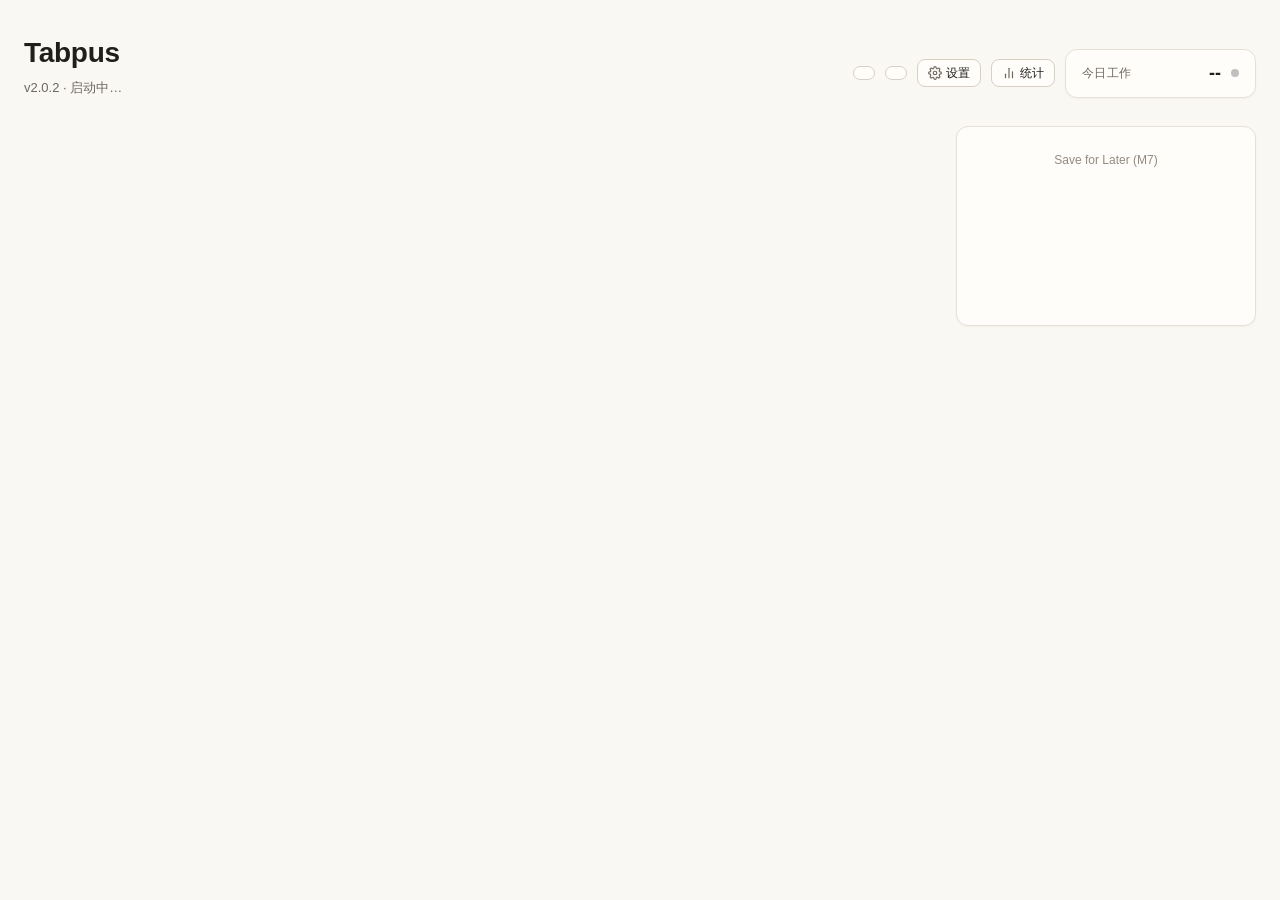
<file: extension/index.html>
<!DOCTYPE html>
<html lang="zh-CN">
<head>
  <meta charset="UTF-8" />
  <title>Tabpus</title>
  <link rel="stylesheet" href="style.css" />
</head>
<body>
  <div id="app">
    <header id="header" class="header">
      <div class="header__left">
        <h1 class="brand">Tabpus</h1>
        <p class="status">v2.0.2 · 启动中…</p>
      </div>
      <div class="header__right">
        <button id="privateModeToggle" class="headerWidget__btn" title="隐私模式"></button>
        <button id="focusTimerToggle" class="headerWidget__btn" title="专注计时"></button>
        <button id="settingsToggle" class="headerWidget__btn" title="设置">
          <span class="headerWidget__icon"><svg width="14" height="14" viewBox="0 0 24 24" fill="none" stroke="currentColor" stroke-width="2" stroke-linecap="round" stroke-linejoin="round"><circle cx="12" cy="12" r="3"/><path d="M19.4 15a1.65 1.65 0 0 0 .33 1.82l.06.06a2 2 0 0 1-2.83 2.83l-.06-.06a1.65 1.65 0 0 0-1.82-.33 1.65 1.65 0 0 0-1 1.51V21a2 2 0 0 1-4 0v-.09A1.65 1.65 0 0 0 9 19.4a1.65 1.65 0 0 0-1.82.33l-.06.06a2 2 0 0 1-2.83-2.83l.06-.06A1.65 1.65 0 0 0 4.68 15a1.65 1.65 0 0 0-1.51-1H3a2 2 0 0 1 0-4h.09A1.65 1.65 0 0 0 4.6 9a1.65 1.65 0 0 0-.33-1.82l-.06-.06a2 2 0 0 1 2.83-2.83l.06.06A1.65 1.65 0 0 0 9 4.68a1.65 1.65 0 0 0 1-1.51V3a2 2 0 0 1 4 0v.09a1.65 1.65 0 0 0 1 1.51 1.65 1.65 0 0 0 1.82-.33l.06-.06a2 2 0 0 1 2.83 2.83l-.06.06A1.65 1.65 0 0 0 19.4 9a1.65 1.65 0 0 0 1.51 1H21a2 2 0 0 1 0 4h-.09a1.65 1.65 0 0 0-1.51 1z"/></svg></span>
          <span class="headerWidget__text">设置</span>
        </button>
        <button id="historyToggle" class="headerWidget__btn" title="统计">
          <span class="headerWidget__icon"><svg width="14" height="14" viewBox="0 0 24 24" fill="none" stroke="currentColor" stroke-width="2" stroke-linecap="round" stroke-linejoin="round"><line x1="18" y1="20" x2="18" y2="10"/><line x1="12" y1="20" x2="12" y2="4"/><line x1="6" y1="20" x2="6" y2="14"/></svg></span>
          <span class="headerWidget__text">统计</span>
        </button>
        <div class="todayWork" id="todayWork" hidden>
          <span class="todayWork__label">今日工作</span>
          <span class="todayWork__value" id="todayWorkValue">--</span>
          <span class="todayWork__dot" id="todayWorkDot" aria-hidden="true"></span>
        </div>
      </div>
    </header>
    <section id="settingsPanel" class="settingsPanel" hidden></section>
    <section id="historyPanel" class="historyPanel" hidden></section>
    <main id="main">
      <section id="tabsGrid" class="tabsGrid"></section>
      <aside id="sidebar" class="sidebar"></aside>
    </main>
  </div>
  <script type="module" src="ui/main.js"></script>
</body>
</html>
</file>
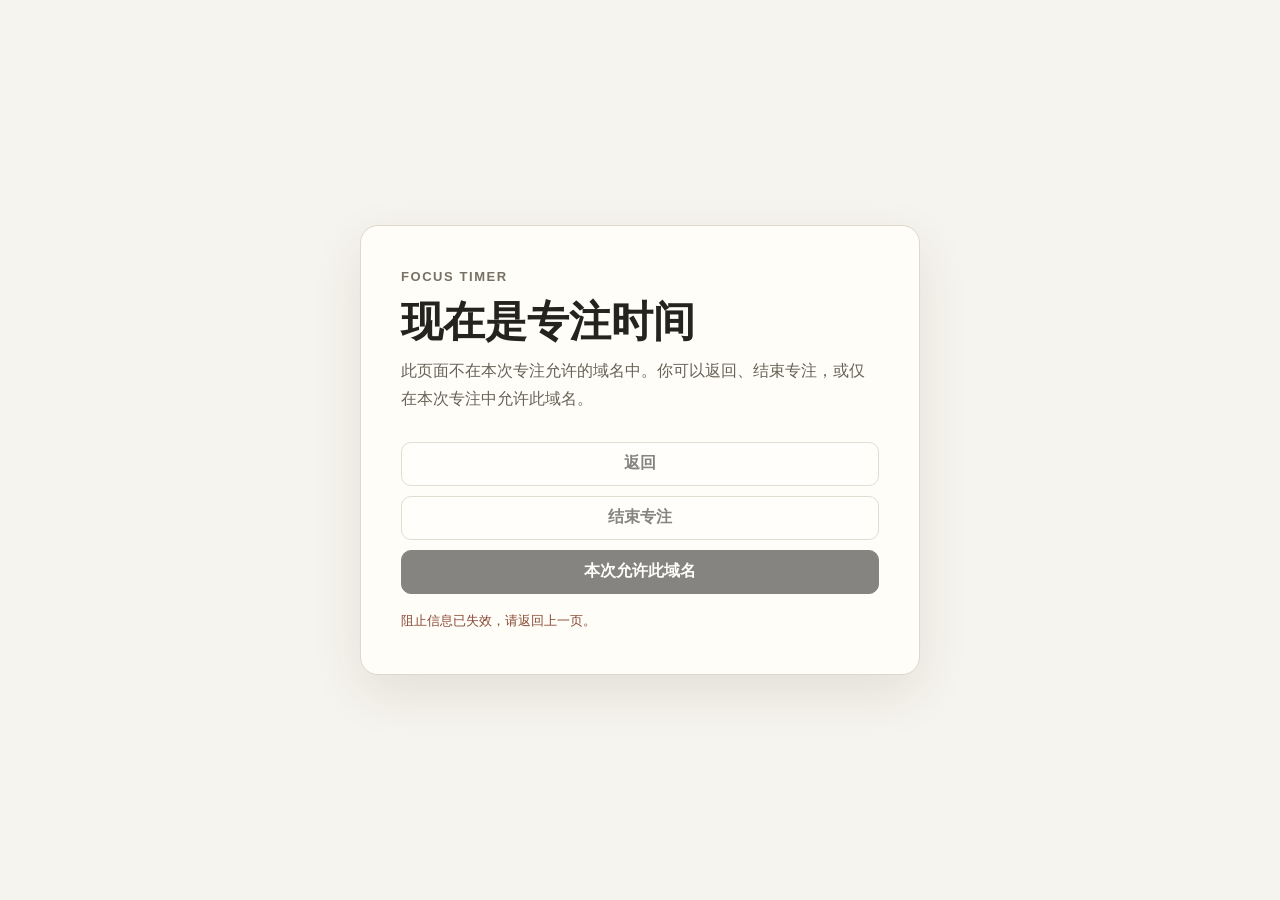
<file: extension/blocked.html>
<!DOCTYPE html>
<html lang="zh-CN">
<head>
  <meta charset="UTF-8" />
  <meta name="viewport" content="width=device-width, initial-scale=1" />
  <title>Tabpus · 专注中</title>
  <style>
    :root { color-scheme: light; font-family: -apple-system, BlinkMacSystemFont, "Segoe UI", sans-serif; }
    * { box-sizing: border-box; }
    body { margin: 0; min-height: 100vh; display: grid; place-items: center; background: #f6f4ee; color: #24231f; }
    main { width: min(560px, calc(100vw - 40px)); padding: 40px; border: 1px solid #ddd8cb; border-radius: 18px; background: #fffdf8; box-shadow: 0 18px 50px rgb(56 48 33 / 10%); }
    .eyebrow { margin: 0 0 10px; color: #777164; font-size: 13px; font-weight: 700; letter-spacing: .12em; text-transform: uppercase; }
    h1 { margin: 0 0 12px; font-size: clamp(28px, 6vw, 42px); line-height: 1.12; }
    p { margin: 0; color: #686257; line-height: 1.7; }
    .actions { display: grid; gap: 10px; margin-top: 30px; }
    button { min-height: 44px; padding: 0 18px; border: 1px solid #cbc4b5; border-radius: 10px; background: #fff; color: inherit; font: inherit; font-weight: 650; cursor: pointer; }
    button:hover { background: #f4f0e7; }
    button.primary { border-color: #24231f; background: #24231f; color: #fff; }
    button.primary:hover { background: #403d36; }
    button:disabled { cursor: wait; opacity: .55; }
    #status { min-height: 24px; margin-top: 16px; color: #8a4b35; font-size: 13px; }
    @media (prefers-color-scheme: dark) {
      :root { color-scheme: dark; }
      body { background: #141311; color: #f7f3eb; }
      main { background: #211f1b; border-color: #4d473f; box-shadow: none; }
      p, .eyebrow { color: #c1b8aa; }
      button { background: #292620; border-color: #5c554b; color: #f7f3eb; }
      button:hover { background: #343029; }
      button.primary { background: #ff9a5c; border-color: #ff9a5c; color: #141311; }
      #status { color: #ff9a5c; }
    }
  </style>
</head>
<body>
  <main>
    <p class="eyebrow">Focus Timer</p>
    <h1>现在是专注时间</h1>
    <p>此页面不在本次专注允许的域名中。你可以返回、结束专注，或仅在本次专注中允许此域名。</p>
    <div class="actions" aria-label="专注操作">
      <button type="button" data-action="return">返回</button>
      <button type="button" data-action="stop">结束专注</button>
      <button type="button" class="primary" data-action="allow">本次允许此域名</button>
    </div>
    <p id="status" role="status" aria-live="polite"></p>
  </main>
  <script type="module" src="ui/blocked.js"></script>
</body>
</html>
</file>
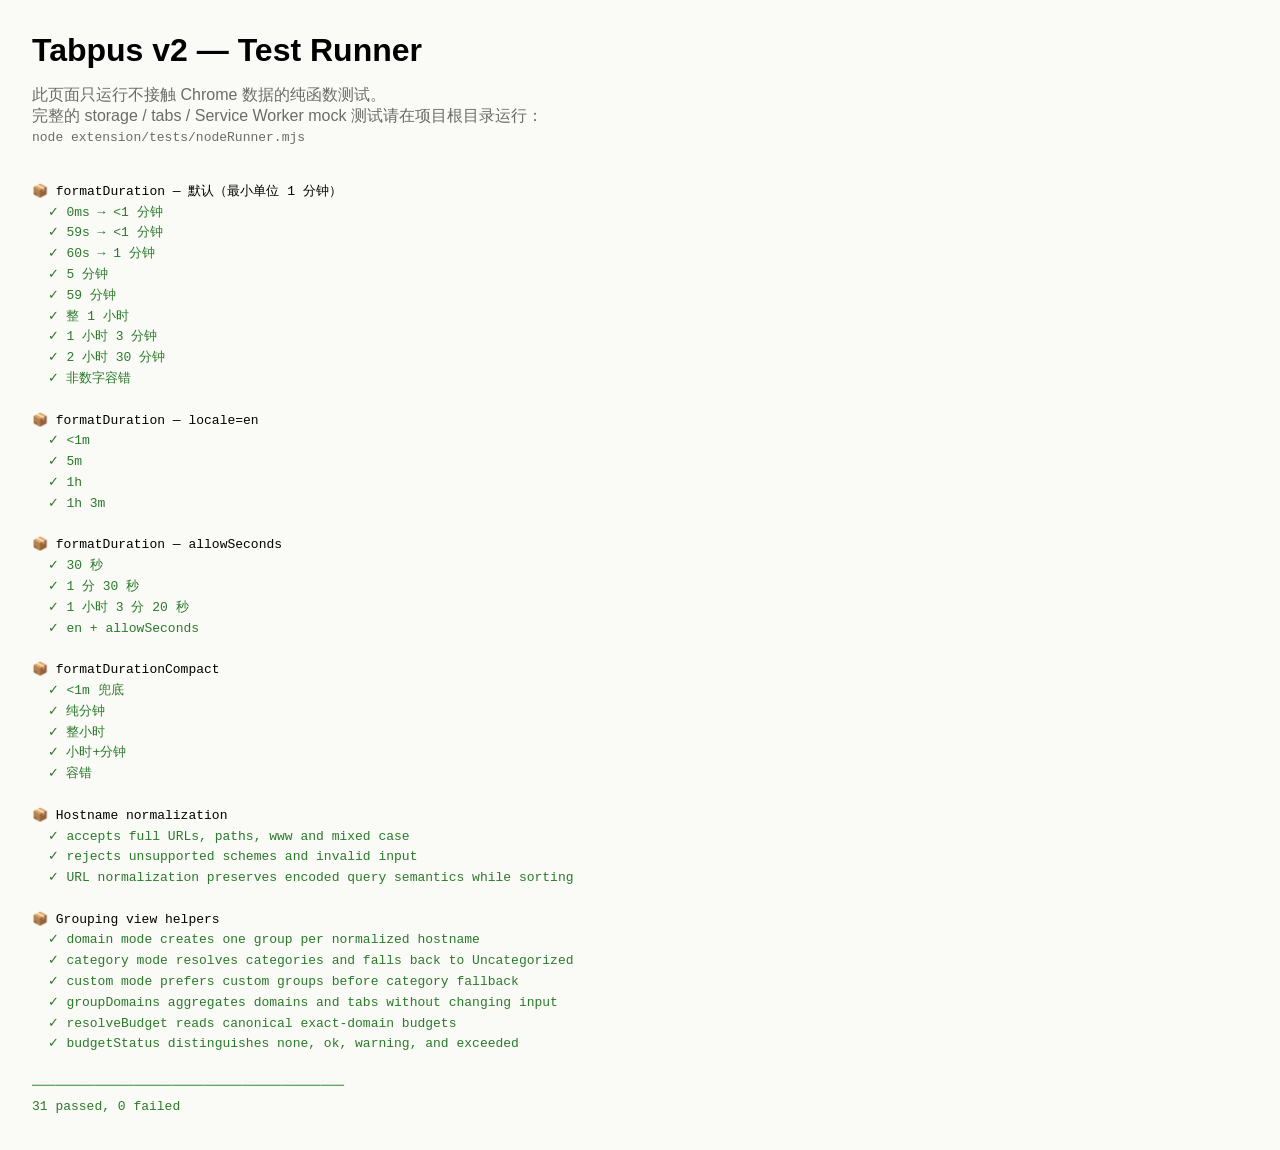
<file: extension/tests/runTests.html>
<!DOCTYPE html>
<html lang="en">
<head>
  <meta charset="UTF-8" />
  <title>Tabpus v2 — Test Runner</title>
  <style>
    body { font-family: -apple-system, sans-serif; padding: 24px; background: #fafaf7; }
    h1 { margin: 0 0 16px; }
    #results { white-space: pre-wrap; font-family: Menlo, monospace; font-size: 13px; line-height: 1.6; }
    .pass { color: #2a7a2a; }
    .fail { color: #c42a2a; }
    .info { color: #6b6b6b; }
  </style>
</head>
<body>
  <h1>Tabpus v2 — Test Runner</h1>
  <p class="info">
    此页面只运行不接触 Chrome 数据的纯函数测试。<br />
    完整的 storage / tabs / Service Worker mock 测试请在项目根目录运行：<br />
    <code>node extension/tests/nodeRunner.mjs</code>
  </p>
  <div id="results" class="info">Loading tests…</div>

  <script type="module" src="browserRunner.js"></script>
</body>
</html>
</file>
<file: extension/style.css>
/* Tabpus v2 — M2 样式
 * 主区域：domainCard 自适应网格；每张卡里 tabChip 竖排。
 * 设计基调：warm off-white 背景、微拟态卡片、accent orange 高亮。
 */

:root {
  --bg: #fafaf7;
  --fg: #1a1a1a;
  --muted: #6b6b6b;
  --muted-2: #999;
  --accent: #e07a3f;
  --accent-hover: #c8652a;
  --card-bg: #ffffff;
  --card-border: #ebe9e3;
  --chip-hover: #f5f3ee;
  --shadow-sm: 0 1px 2px rgba(0, 0, 0, 0.04);
  --shadow-md: 0 4px 12px rgba(0, 0, 0, 0.06);
  --radius: 12px;
  --radius-sm: 8px;
  --font: -apple-system, BlinkMacSystemFont, "Segoe UI", Roboto, "Helvetica Neue", Arial, "PingFang SC", "Microsoft YaHei", sans-serif;
}

* { box-sizing: border-box; }

body {
  margin: 0;
  background: var(--bg);
  color: var(--fg);
  font-family: var(--font);
  font-size: 14px;
  line-height: 1.5;
}

#app {
  max-width: 1400px;
  margin: 0 auto;
  padding: 32px 24px 64px;
}

.header {
  display: flex;
  align-items: flex-end;
  justify-content: space-between;
  gap: 24px;
}

.header__left { min-width: 0; }
.header__right {
  flex-shrink: 0;
  display: flex;
  align-items: center;
  gap: 10px;
}

.header .brand {
  margin: 0 0 4px;
  font-size: 28px;
  font-weight: 700;
  letter-spacing: -0.01em;
}

.header .status {
  margin: 0;
  color: var(--muted);
  font-size: 13px;
}

/* ========== 首次安装欢迎横幅（M9） ========== */

.welcomeBanner {
  display: flex;
  align-items: flex-start;
  gap: 12px;
  margin-top: 16px;
  padding: 14px 16px;
  background: linear-gradient(135deg, #fff8f2 0%, #fff4eb 100%);
  border: 1px solid #f3d9c2;
  border-radius: var(--radius);
  box-shadow: var(--shadow-sm);
  opacity: 0;
  transform: translateY(-8px);
  transition: opacity 0.25s ease, transform 0.25s ease;
}

.welcomeBanner.is-visible {
  opacity: 1;
  transform: translateY(0);
}

.welcomeBanner.is-leaving {
  opacity: 0;
  transform: translateY(-8px);
}

.welcomeBanner__text {
  margin: 0;
  flex: 1;
  font-size: 13px;
  line-height: 1.6;
  color: var(--fg);
}

.welcomeBanner__close {
  flex-shrink: 0;
  width: 24px;
  height: 24px;
  border: none;
  background: transparent;
  color: var(--muted);
  font-size: 18px;
  line-height: 1;
  border-radius: 4px;
  cursor: pointer;
  transition: all 0.12s ease;
  padding: 0;
  display: flex;
  align-items: center;
  justify-content: center;
}

.welcomeBanner__close:hover {
  background: #f3d5c8;
  color: var(--accent-hover);
}

/* ========== 今日工作（M5） ========== */

.todayWork {
  display: inline-flex;
  align-items: center;
  gap: 10px;
  padding: 10px 16px;
  background: var(--card-bg);
  border: 1px solid var(--card-border);
  border-radius: var(--radius);
  box-shadow: var(--shadow-sm);
  font-variant-numeric: tabular-nums;
}

.todayWork__label {
  color: var(--muted);
  font-size: 12px;
  letter-spacing: 0.02em;
}

.todayWork__value {
  font-size: 18px;
  font-weight: 600;
  color: var(--fg);
  min-width: 80px;
  text-align: right;
}

.todayWork__dot {
  width: 8px;
  height: 8px;
  border-radius: 50%;
  background: #c0c0c0;                 /* 默认：暂停色 */
  box-shadow: 0 0 0 0 rgba(224, 122, 63, 0);
  transition: background 0.2s ease;
}

.todayWork__dot.is-active {
  background: var(--accent);
  animation: todayWorkPulse 1.8s ease-in-out infinite;
}

@keyframes todayWorkPulse {
  0%, 100% { box-shadow: 0 0 0 0 rgba(224, 122, 63, 0.4); }
  50%      { box-shadow: 0 0 0 6px rgba(224, 122, 63, 0); }
}

/* ========== Header Widget 按钮（M9 — 🔒/🍅 直接操作） ========== */

.headerWidget__container {
  position: relative;
}

.headerWidget__btn {
  display: inline-flex;
  align-items: center;
  gap: 4px;
  background: var(--card-bg);
  border: 1px solid var(--card-border);
  border-radius: var(--radius-sm);
  padding: 6px 10px;
  font-size: 16px;
  cursor: pointer;
  transition: all 0.15s ease;
  line-height: 1;
  font-family: inherit;
}

.headerWidget__btn:hover {
  border-color: var(--accent);
  box-shadow: var(--shadow-sm);
}

.headerWidget__btn.is-active {
  background: var(--accent);
  border-color: var(--accent);
  box-shadow: 0 0 0 2px rgba(224, 122, 63, 0.15);
}

.headerWidget__btn:disabled {
  opacity: 0.5;
  cursor: wait;
}

.headerWidget__icon {
  display: inline-flex;
  align-items: center;
  justify-content: center;
  line-height: 1;
  color: var(--muted);
}

.headerWidget__btn.is-active .headerWidget__icon {
  color: #fff;
}

.headerWidget__text {
  font-size: 12px;
  font-weight: 500;
  color: var(--fg);
  white-space: nowrap;
}

.headerWidget__btn.is-active .headerWidget__text {
  color: #fff;
}

.headerWidget__label {
  font-size: 12px;
  font-weight: 600;
  color: var(--fg);
  font-variant-numeric: tabular-nums;
  font-family: "SF Mono", "Menlo", "Consolas", monospace;
  letter-spacing: 0.02em;
}

.headerWidget__btn.is-active .headerWidget__label {
  color: #fff;
}

/* Dropdown for Focus Timer */
.headerWidget__dropdown {
  position: absolute;
  top: calc(100% + 6px);
  left: 50%;
  transform: translateX(-50%);
  background: var(--card-bg);
  border: 1px solid var(--card-border);
  border-radius: var(--radius-sm);
  box-shadow: var(--shadow-md);
  padding: 4px;
  min-width: 120px;
  z-index: 100;
}

.headerWidget__dropdown[hidden] { display: none; }

.headerWidget__dropdownItem {
  display: block;
  width: 100%;
  padding: 8px 12px;
  border: none;
  background: transparent;
  font-size: 13px;
  font-family: inherit;
  color: var(--fg);
  text-align: left;
  cursor: pointer;
  border-radius: 4px;
  transition: background 0.1s ease;
}

.headerWidget__dropdownItem:hover {
  background: var(--chip-hover);
}

/* (settingsToggle/historyToggle 已合并到 .headerWidget__btn) */

/* ========== 历史统计面板 (M6) ========== */

.historyPanel {
  margin-top: 20px;
  background: var(--card-bg);
  border: 1px solid var(--card-border);
  border-radius: var(--radius);
  box-shadow: var(--shadow-sm);
  padding: 20px;
}

.historyPanel[hidden] { display: none; }

.historyPanel__tabs {
  display: flex;
  gap: 4px;
  margin-bottom: 16px;
  border-bottom: 1px solid var(--card-border);
  padding-bottom: 12px;
}

.historyPanel__tab {
  background: transparent;
  border: 1px solid transparent;
  border-radius: var(--radius-sm);
  padding: 6px 14px;
  font-size: 13px;
  font-family: inherit;
  color: var(--muted);
  cursor: pointer;
  transition: all 0.12s ease;
}

.historyPanel__tab:hover {
  background: var(--chip-hover);
  color: var(--fg);
}

.historyPanel__tab.is-active {
  background: var(--accent);
  color: #fff;
  border-color: var(--accent);
  font-weight: 500;
}

.historyPanel__loading,
.historyPanel__error,
.historyPanel__empty {
  text-align: center;
  color: var(--muted);
  padding: 20px;
  font-size: 13px;
}

.historyPanel__error { color: var(--accent-hover); }

.historyPanel__summary {
  display: flex;
  align-items: baseline;
  gap: 12px;
  margin-bottom: 20px;
}

.historyPanel__totalLabel {
  font-size: 13px;
  color: var(--muted);
}

.historyPanel__totalValue {
  font-size: 24px;
  font-weight: 700;
  color: var(--fg);
  font-variant-numeric: tabular-nums;
}

/* ========== 热力图 (M6) ========== */

.heatmap {
  margin-bottom: 20px;
}

.heatmap__title {
  font-size: 13px;
  font-weight: 600;
  color: var(--muted);
  margin: 0 0 8px;
}

.heatmap__grid {
  display: grid;
  grid-template-columns: repeat(24, 1fr);
  gap: 3px;
}

.heatmap__cell {
  aspect-ratio: 1;
  border-radius: 4px;
  display: flex;
  align-items: center;
  justify-content: center;
  position: relative;
  cursor: default;
  min-height: 28px;
  transition: transform 0.1s ease;
}

.heatmap__cell:hover {
  transform: scale(1.15);
  z-index: 1;
}

.heatmap__hour {
  font-size: 9px;
  color: var(--muted-2);
  font-variant-numeric: tabular-nums;
}

/* ========== 域名排行 (M6) ========== */

.historyPanel__ranking {
  margin-top: 8px;
}

.historyPanel__rankTitle {
  font-size: 13px;
  font-weight: 600;
  color: var(--muted);
  margin: 0 0 10px;
}

.historyPanel__rankList {
  list-style: none;
  margin: 0;
  padding: 0;
  display: flex;
  flex-direction: column;
  gap: 6px;
}

.historyPanel__rankItem {
  display: grid;
  grid-template-columns: 1fr auto auto auto;
  align-items: center;
  gap: 10px;
  padding: 6px 8px;
  border-radius: var(--radius-sm);
  position: relative;
  background: transparent;
}

.historyPanel__rankItem::before {
  counter-increment: list-item;
}

.historyPanel__rankHost {
  font-size: 13px;
  color: var(--fg);
  font-weight: 500;
  overflow: hidden;
  text-overflow: ellipsis;
  white-space: nowrap;
}

.historyPanel__rankBar {
  height: 4px;
  background: var(--accent);
  border-radius: 2px;
  min-width: 4px;
  max-width: 120px;
  opacity: 0.5;
}

.historyPanel__rankTime {
  font-size: 12px;
  color: var(--muted);
  font-variant-numeric: tabular-nums;
  min-width: 48px;
  text-align: right;
}

.historyPanel__rankPct {
  font-size: 11px;
  color: var(--muted-2);
  min-width: 32px;
  text-align: right;
}

#main {
  margin-top: 28px;
  display: grid;
  grid-template-columns: 1fr 300px;
  gap: 24px;
  align-items: start;
}

/* ========== tabsGrid ========== */

.tabsGrid {
  display: grid;
  grid-template-columns: repeat(auto-fill, minmax(280px, 1fr));
  gap: 16px;
  min-height: 200px;
}

.tabsGrid__empty {
  grid-column: 1 / -1;
  text-align: center;
  padding: 48px 16px;
  color: var(--muted);
  font-size: 14px;
  border: 1px dashed var(--card-border);
  border-radius: var(--radius);
}

/* ========== domainCard ========== */

.domainCard {
  background: var(--card-bg);
  border: 1px solid var(--card-border);
  border-radius: var(--radius);
  box-shadow: var(--shadow-sm);
  overflow: hidden;
  display: flex;
  flex-direction: column;
  transition: box-shadow 0.15s ease;
}

.domainCard:hover {
  box-shadow: var(--shadow-md);
}

.domainCard--homepages {
  border-color: #f3d9c2;
  background: linear-gradient(180deg, #fff8f2 0%, #ffffff 30%);
}

.domainCard__head {
  display: flex;
  align-items: center;
  gap: 8px;
  padding: 10px 12px;
  border-bottom: 1px solid var(--card-border);
  background: #fbfaf7;
}

.domainCard__favicon {
  width: 18px;
  height: 18px;
  border-radius: 3px;
  flex-shrink: 0;
  object-fit: contain;
}

.domainCard__icon {
  font-size: 16px;
  width: 18px;
  text-align: center;
  flex-shrink: 0;
}

.domainCard__title {
  margin: 0;
  font-size: 13px;
  font-weight: 600;
  flex: 1;
  min-width: 0;
  overflow: hidden;
  text-overflow: ellipsis;
  white-space: nowrap;
  color: #2a2a2a;
}

.domainCard__count {
  color: var(--muted-2);
  font-weight: 500;
  margin-left: 2px;
}

.domainCard__time {
  margin-left: 8px;
  font-size: 11px;
  font-weight: 500;
  color: var(--muted);
  background: #f5f2eb;
  padding: 1px 7px;
  border-radius: 10px;
  font-variant-numeric: tabular-nums;
  flex-shrink: 0;
}

.domainCard__time[hidden] { display: none; }

.domainCard__closeAll {
  background: transparent;
  border: 1px solid var(--card-border);
  border-radius: var(--radius-sm);
  padding: 4px 8px;
  font-size: 11px;
  color: var(--muted);
  cursor: pointer;
  flex-shrink: 0;
  font-family: inherit;
  transition: all 0.12s ease;
}

.domainCard__closeAll:hover {
  background: var(--accent);
  color: #fff;
  border-color: var(--accent);
}

/* "关闭重复" 按钮 — amber 色调 */
.domainCard__closeDupes {
  background: transparent;
  border: 1px solid #f59e0b;
  border-radius: var(--radius-sm);
  padding: 4px 8px;
  font-size: 11px;
  color: #b45309;
  cursor: pointer;
  flex-shrink: 0;
  font-family: inherit;
  font-weight: 500;
  transition: all 0.12s ease;
}

.domainCard__closeDupes:hover {
  background: #f59e0b;
  color: #fff;
  border-color: #f59e0b;
}

.domainCard__closeDupes[hidden] { display: none; }

.domainCard__chips {
  display: flex;
  flex-direction: column;
  padding: 4px;
}

/* ========== tabChip ========== */

.tabChip {
  display: flex;
  align-items: center;
  gap: 8px;
  padding: 6px 8px;
  border-radius: var(--radius-sm);
  transition: background 0.1s ease, opacity 0.18s ease, transform 0.18s ease, max-height 0.2s ease, padding 0.2s ease, margin 0.2s ease;
  min-width: 0;
  max-height: 40px;
}

.tabChip:hover {
  background: var(--chip-hover);
}

/* M3：关闭时淡出 + 收缩（约 200ms，main.js 里 setTimeout 对齐） */
.tabChip--leaving {
  opacity: 0;
  transform: translateX(24px) scale(0.95);
  max-height: 0;
  padding-top: 0;
  padding-bottom: 0;
  margin-top: 0;
  margin-bottom: 0;
  pointer-events: none;
  overflow: hidden;
}

.tabChip__favicon {
  width: 16px;
  height: 16px;
  flex-shrink: 0;
  object-fit: contain;
  border-radius: 2px;
}

.tabChip__title {
  flex: 1;
  min-width: 0;
  font-size: 13px;
  color: var(--fg);
  text-decoration: none;
  overflow: hidden;
  text-overflow: ellipsis;
  white-space: nowrap;
  cursor: pointer;
}

.tabChip__title:hover {
  color: var(--accent);
}

.tabChip__badge {
  font-size: 11px;
  color: var(--muted);
  background: #f0ede6;
  padding: 1px 6px;
  border-radius: 10px;
  flex-shrink: 0;
  font-variant-numeric: tabular-nums;
}

.tabChip__badge.is-active {
  color: var(--accent);
  background: #fbead9;
  font-weight: 500;
}

.tabChip__badge[hidden] { display: none; }

/* ========== 重复标签 badge (M9) ========== */

.tabChip__dupe {
  font-size: 11px;
  font-weight: 600;
  color: #b45309;
  background: #fef3c7;
  padding: 1px 6px;
  border-radius: 10px;
  flex-shrink: 0;
}

.tabChip__dupe[hidden] { display: none; }

.tabChip__close {
  width: 22px;
  height: 22px;
  border: none;
  background: transparent;
  color: var(--muted-2);
  font-size: 16px;
  line-height: 1;
  border-radius: 4px;
  cursor: pointer;
  flex-shrink: 0;
  opacity: 0;
  transition: all 0.12s ease;
  font-family: inherit;
}

.tabChip:hover .tabChip__close {
  opacity: 1;
}

.tabChip__close:hover {
  background: #f3d5c8;
  color: var(--accent-hover);
}

/* ========== sidebar — Save for Later (M7) ========== */

.sidebar {
  background: var(--card-bg);
  border: 1px solid var(--card-border);
  border-radius: var(--radius);
  box-shadow: var(--shadow-sm);
  overflow: hidden;
}

/* stub 状态（未初始化时） */
.sidebar:not(.sidebar--active) {
  min-height: 200px;
  padding: 24px 16px;
  color: var(--muted-2);
  font-size: 12px;
  text-align: center;
}

.sidebar:not(.sidebar--active)::before {
  content: "Save for Later (M7)";
}

/* 激活状态（M7 渲染后） */
.sidebar--active::before { content: none; }

.sidebar__header {
  display: flex;
  align-items: center;
  justify-content: space-between;
  padding: 12px 14px;
  border-bottom: 1px solid var(--card-border);
  background: #fbfaf7;
}

.sidebar__title {
  margin: 0;
  font-size: 14px;
  font-weight: 600;
  color: var(--fg);
}

.sidebar__count {
  font-size: 12px;
  color: var(--muted);
  background: var(--chip-hover);
  padding: 2px 8px;
  border-radius: 10px;
}

.sidebar__list {
  padding: 8px;
  display: flex;
  flex-direction: column;
  gap: 2px;
  max-height: 500px;
  overflow-y: auto;
}

.sidebar__entry {
  display: flex;
  align-items: flex-start;
  gap: 8px;
  padding: 8px;
  border-radius: var(--radius-sm);
  transition: background 0.1s ease;
}

.sidebar__entry:hover {
  background: var(--chip-hover);
}

.sidebar__favicon {
  width: 16px;
  height: 16px;
  flex-shrink: 0;
  margin-top: 2px;
  object-fit: contain;
  border-radius: 2px;
}

.sidebar__favicon--placeholder {
  font-size: 14px;
  line-height: 16px;
  text-align: center;
}

.sidebar__entryBody {
  flex: 1;
  min-width: 0;
  display: flex;
  flex-direction: column;
  gap: 2px;
}

.sidebar__entryTitle {
  font-size: 12px;
  color: var(--fg);
  text-decoration: none;
  overflow: hidden;
  text-overflow: ellipsis;
  white-space: nowrap;
  cursor: pointer;
}

.sidebar__entryTitle:hover {
  color: var(--accent);
}

.sidebar__entryTime {
  font-size: 10px;
  color: var(--muted-2);
}

.sidebar__entryRemove {
  width: 20px;
  height: 20px;
  border: none;
  background: transparent;
  color: var(--muted-2);
  font-size: 14px;
  line-height: 1;
  border-radius: 4px;
  cursor: pointer;
  flex-shrink: 0;
  opacity: 0;
  transition: all 0.12s ease;
  font-family: inherit;
}

.sidebar__entry:hover .sidebar__entryRemove {
  opacity: 1;
}

.sidebar__entryRemove:hover {
  background: #f3d5c8;
  color: var(--accent-hover);
}

.sidebar__empty {
  text-align: center;
  color: var(--muted-2);
  font-size: 12px;
  padding: 20px 8px;
  margin: 0;
}

/* ========== tabChip save button (M7) ========== */

.tabChip__save {
  width: 22px;
  height: 22px;
  border: none;
  background: transparent;
  font-size: 12px;
  line-height: 1;
  border-radius: 4px;
  cursor: pointer;
  flex-shrink: 0;
  opacity: 0;
  transition: all 0.12s ease;
  padding: 0;
}

.tabChip:hover .tabChip__save {
  opacity: 0.6;
}

.tabChip__save:hover {
  opacity: 1 !important;
  background: #e8f0f8;
}

/* ========== Settings Panel (M9) ========== */

.settingsPanel {
  margin-top: 20px;
  background: var(--card-bg);
  border: 1px solid var(--card-border);
  border-radius: var(--radius);
  box-shadow: var(--shadow-sm);
  padding: 20px;
  display: grid;
  grid-template-columns: repeat(auto-fit, minmax(260px, 1fr));
  gap: 20px;
}

.settingsPanel[hidden] { display: none; }

.sp__section {
  padding: 16px;
  border: 1px solid var(--card-border);
  border-radius: var(--radius-sm);
  background: var(--bg);
}

.sp__sectionHeader {
  display: flex;
  align-items: center;
  gap: 8px;
  margin-bottom: 8px;
}

.sp__sectionIcon { font-size: 18px; }

.sp__sectionTitle {
  font-size: 14px;
  font-weight: 600;
  color: var(--fg);
}

.sp__desc {
  margin: 0 0 12px;
  font-size: 12px;
  color: var(--muted);
  line-height: 1.4;
}

.sp__actionRow {
  display: flex;
  gap: 8px;
  align-items: center;
}

.sp__statusRow {
  display: flex;
  gap: 10px;
  align-items: center;
}

.sp__select {
  flex: 1;
  padding: 6px 10px;
  border: 1px solid var(--card-border);
  border-radius: var(--radius-sm);
  background: var(--card-bg);
  font-size: 13px;
  font-family: inherit;
  color: var(--fg);
  cursor: pointer;
}

.sp__input {
  flex: 1;
  padding: 6px 10px;
  border: 1px solid var(--card-border);
  border-radius: var(--radius-sm);
  background: var(--card-bg);
  font-size: 13px;
  font-family: inherit;
  color: var(--fg);
}

.sp__input::placeholder { color: var(--muted-2); }

.sp__input:focus {
  outline: none;
  border-color: var(--accent);
  box-shadow: 0 0 0 2px rgba(224, 122, 63, 0.1);
}

.sp__btn {
  padding: 6px 14px;
  border: 1px solid var(--card-border);
  border-radius: var(--radius-sm);
  font-size: 13px;
  font-family: inherit;
  font-weight: 500;
  cursor: pointer;
  transition: all 0.12s ease;
  white-space: nowrap;
}

.sp__btn:disabled {
  opacity: 0.5;
  cursor: not-allowed;
}

.sp__btn--primary {
  background: var(--accent);
  color: #fff;
  border-color: var(--accent);
}

.sp__btn--primary:hover:not(:disabled) {
  background: var(--accent-hover);
  border-color: var(--accent-hover);
}

.sp__btn--danger {
  background: transparent;
  color: var(--accent-hover);
  border-color: var(--accent-hover);
}

.sp__btn--danger:hover:not(:disabled) {
  background: var(--accent-hover);
  color: #fff;
}

.sp__badge {
  font-size: 12px;
  font-weight: 500;
  padding: 4px 10px;
  border-radius: 12px;
  white-space: nowrap;
}

.sp__badge--active {
  background: #fbead9;
  color: var(--accent-hover);
}

.sp__badge--focus {
  background: #e8f5e9;
  color: #2e7d32;
}

.sp__progress {
  height: 4px;
  background: var(--card-border);
  border-radius: 2px;
  margin-bottom: 10px;
  overflow: hidden;
}

.sp__progressFill {
  height: 100%;
  background: var(--accent);
  border-radius: 2px;
  transition: width 0.5s ease;
}

.sp__list {
  margin-top: 10px;
  display: flex;
  flex-direction: column;
  gap: 4px;
}

.sp__listItem {
  display: flex;
  align-items: center;
  justify-content: space-between;
  padding: 6px 10px;
  background: var(--card-bg);
  border: 1px solid var(--card-border);
  border-radius: var(--radius-sm);
}

.sp__listHost {
  font-size: 13px;
  color: var(--fg);
}

.sp__listRemove {
  width: 22px;
  height: 22px;
  border: none;
  background: transparent;
  color: var(--muted-2);
  font-size: 16px;
  line-height: 1;
  border-radius: 4px;
  cursor: pointer;
  transition: all 0.12s ease;
}

.sp__listRemove:hover {
  background: #f3d5c8;
  color: var(--accent-hover);
}

.sp__empty {
  margin: 8px 0 0;
  font-size: 12px;
  color: var(--muted-2);
}

/* ========== 小屏降级 ========== */

@media (max-width: 900px) {
  #main {
    grid-template-columns: 1fr;
  }
  .header {
    flex-direction: column;
    align-items: flex-start;
    gap: 12px;
  }
}

/* ========== Theme tokens + grouping controls ========== */

:root,
:root[data-theme="light"] {
  color-scheme: light;
  --bg: #faf8f3;
  --fg: #211f1b;
  --muted: #6d675e;
  --muted-2: #938b80;
  --accent: #dc7138;
  --accent-hover: #bd5925;
  --card-bg: #fffdf9;
  --card-border: #e7e0d5;
  --chip-hover: #f3eee5;
  --surface-subtle: #f7f2e9;
  --surface-strong: #eee5d8;
  --control-bg: #fffdf9;
  --control-border: #d9d0c4;
  --welcome-bg: linear-gradient(135deg, #fff6ec 0%, #fcebdd 100%);
  --welcome-border: #edcfb3;
  --focus-ring: rgba(220, 113, 56, 0.2);
  --heatmap-empty: #eee8df;
  --success: #3f7d55;
  --warning: #a7640c;
  --danger: #b74634;
}

:root[data-theme="dark"] {
  color-scheme: dark;
  --bg: #141311;
  --fg: #f7f3eb;
  --muted: #c1b8aa;
  --muted-2: #958b7d;
  --accent: #ff9a5c;
  --accent-hover: #ffb17f;
  --card-bg: #211f1b;
  --card-border: #4d473f;
  --chip-hover: #343029;
  --surface-subtle: #2b2823;
  --surface-strong: #3a352e;
  --control-bg: #292620;
  --control-border: #5c554b;
  --welcome-bg: linear-gradient(135deg, #35261d 0%, #2b211b 100%);
  --welcome-border: #795238;
  --focus-ring: rgba(255, 154, 92, 0.28);
  --heatmap-empty: #302c26;
  --success: #7fd19b;
  --warning: #ffc66d;
  --danger: #ff8f7f;
  --shadow-sm: 0 1px 3px rgba(0, 0, 0, 0.42);
  --shadow-md: 0 8px 22px rgba(0, 0, 0, 0.5);
}

.header,
.todayWork,
.domainCard,
.historyPanel,
.settingsPanel,
.sidebar {
  color: var(--fg);
}

.welcomeBanner {
  background: var(--welcome-bg);
  border-color: var(--welcome-border);
}

.welcomeBanner__close:hover,
.tabChip__close:hover,
.sidebar__entryRemove:hover,
.sp__listRemove:hover {
  background: var(--surface-strong);
  color: var(--accent-hover);
}

.domainCard--homepages {
  border-color: var(--welcome-border);
  background: linear-gradient(180deg, var(--surface-subtle) 0%, var(--card-bg) 30%);
}

.domainCard__head,
.sidebar__header {
  background: var(--surface-subtle);
}

.domainCard__title,
.domainCard__time,
.tabChip__badge,
.sidebar__count,
.sp__listItem {
  color: var(--fg);
  background: var(--surface-strong);
}

.tabChip__badge.is-active,
.sp__badge--active {
  color: var(--accent-hover);
  background: var(--surface-strong);
}

.headerWidget__btn,
.headerWidget__dropdown,
.domainCard__closeAll,
.domainCard__closeDupes,
.sp__btn,
.sp__select,
.sp__input,
.sidebar__filter,
.sidebar__groupSelect,
.sidebar__search,
.sidebar__sort,
.sp__textarea,
.groupingControls__select,
.groupingControls__button {
  color: var(--fg);
  background: var(--control-bg);
  border-color: var(--control-border);
}

.sp__input:focus,
.sp__select:focus,
.sp__textarea:focus,
.sidebar__filter:focus,
.sidebar__groupSelect:focus,
.sidebar__search:focus,
.sidebar__sort:focus,
.groupingControls__select:focus,
.groupingControls__button:focus-visible,
.sp__segment:focus-visible {
  outline: none;
  border-color: var(--accent);
  box-shadow: 0 0 0 3px var(--focus-ring);
}

.heatmap__cell {
  box-shadow: inset 0 0 0 1px color-mix(in srgb, var(--card-border) 70%, transparent);
}

.heatmap__cell[style*="rgba(0, 0, 0, 0.03)"] {
  background-color: var(--heatmap-empty) !important;
}

:root[data-theme="dark"] .heatmap__cell {
  filter: saturate(1.15) brightness(1.12);
}

.groupingControls,
.sidebar__controls,
.sp__segmented {
  display: flex;
  align-items: center;
  gap: 8px;
}

.groupingControls {
  flex-wrap: wrap;
  margin-bottom: 16px;
  padding: 10px 12px;
  color: var(--fg);
  background: var(--card-bg);
  border: 1px solid var(--card-border);
  border-radius: var(--radius);
  box-shadow: var(--shadow-sm);
}

.groupingControls__label,
.sp__fieldLabel {
  color: var(--muted);
  font-size: 12px;
  font-weight: 600;
}

.groupingControls__select,
.groupingControls__button,
.sidebar__filter,
.sidebar__groupSelect,
.sidebar__search,
.sidebar__sort {
  min-height: 34px;
  padding: 6px 10px;
  border: 1px solid var(--control-border);
  border-radius: var(--radius-sm);
  font: inherit;
}

.groupingControls__button {
  cursor: pointer;
}

.groupingControls__button:hover,
.sp__segment:hover {
  background: var(--chip-hover);
}

.groupingControls__button.is-active,
.sp__segment.is-active {
  color: #fff;
  background: var(--accent);
  border-color: var(--accent);
}

.groupingSection {
  grid-column: 1 / -1;
  min-width: 0;
  padding: 12px;
  background: var(--card-bg);
  border: 1px solid var(--card-border);
  border-radius: var(--radius);
  box-shadow: var(--shadow-sm);
}

.groupingSection__body {
  display: grid;
  grid-template-columns: repeat(auto-fill, minmax(280px, 1fr));
  gap: 16px;
}

.groupingSection__header {
  display: flex;
  align-items: center;
  gap: 8px;
  margin-bottom: 10px;
}

.groupingSection__title {
  min-width: 0;
  margin: 0;
  color: var(--fg);
  font-size: 14px;
  font-weight: 650;
}

.groupingSection__count {
  color: var(--muted);
  font-size: 12px;
}

.groupingBudget {
  margin-left: auto;
  color: var(--muted);
  font-size: 11px;
  font-variant-numeric: tabular-nums;
}

.groupingBudget--ok { color: var(--success); }
.groupingBudget--warning { color: var(--warning); }
.groupingBudget--exceeded { color: var(--danger); font-weight: 700; }

.sidebar__controls {
  padding: 10px;
  background: var(--surface-subtle);
  border-bottom: 1px solid var(--card-border);
}

.sidebar__filter,
.sidebar__search { flex: 1; min-width: 0; }
.sidebar__groupSelect,
.sidebar__sort { max-width: 42%; }
.sp__textarea { width: 100%; resize: vertical; padding: 8px 10px; border: 1px solid var(--control-border); border-radius: var(--radius-sm); font: inherit; }
.sp__stack { display: grid; gap: 8px; margin-top: 10px; }
.sp__feedback { min-height: 18px; margin: 6px 0 0; color: var(--muted); font-size: 12px; }
.historyPanel__actions { display: flex; gap: 8px; flex-wrap: wrap; padding: 10px 0; }
.historyPanel__action { padding: 6px 10px; border: 1px solid var(--control-border); border-radius: var(--radius-sm); background: var(--control-bg); color: var(--fg); cursor: pointer; }
.historyPanel__action.is-danger { color: var(--danger); }
.headerWidget__strict { display: flex; gap: 6px; align-items: center; padding: 8px 10px; color: var(--muted); font-size: 12px; border-bottom: 1px solid var(--card-border); }
.tabChip__save.is-saved { color: var(--accent); opacity: 1; }

.sp__field {
  display: grid;
  gap: 6px;
}

.sp__segmented {
  flex-wrap: wrap;
  padding: 3px;
  background: var(--surface-subtle);
  border: 1px solid var(--card-border);
  border-radius: var(--radius-sm);
}

.sp__segment {
  padding: 6px 10px;
  color: var(--muted);
  background: transparent;
  border: 1px solid transparent;
  border-radius: 6px;
  font: inherit;
  cursor: pointer;
}
</file>
